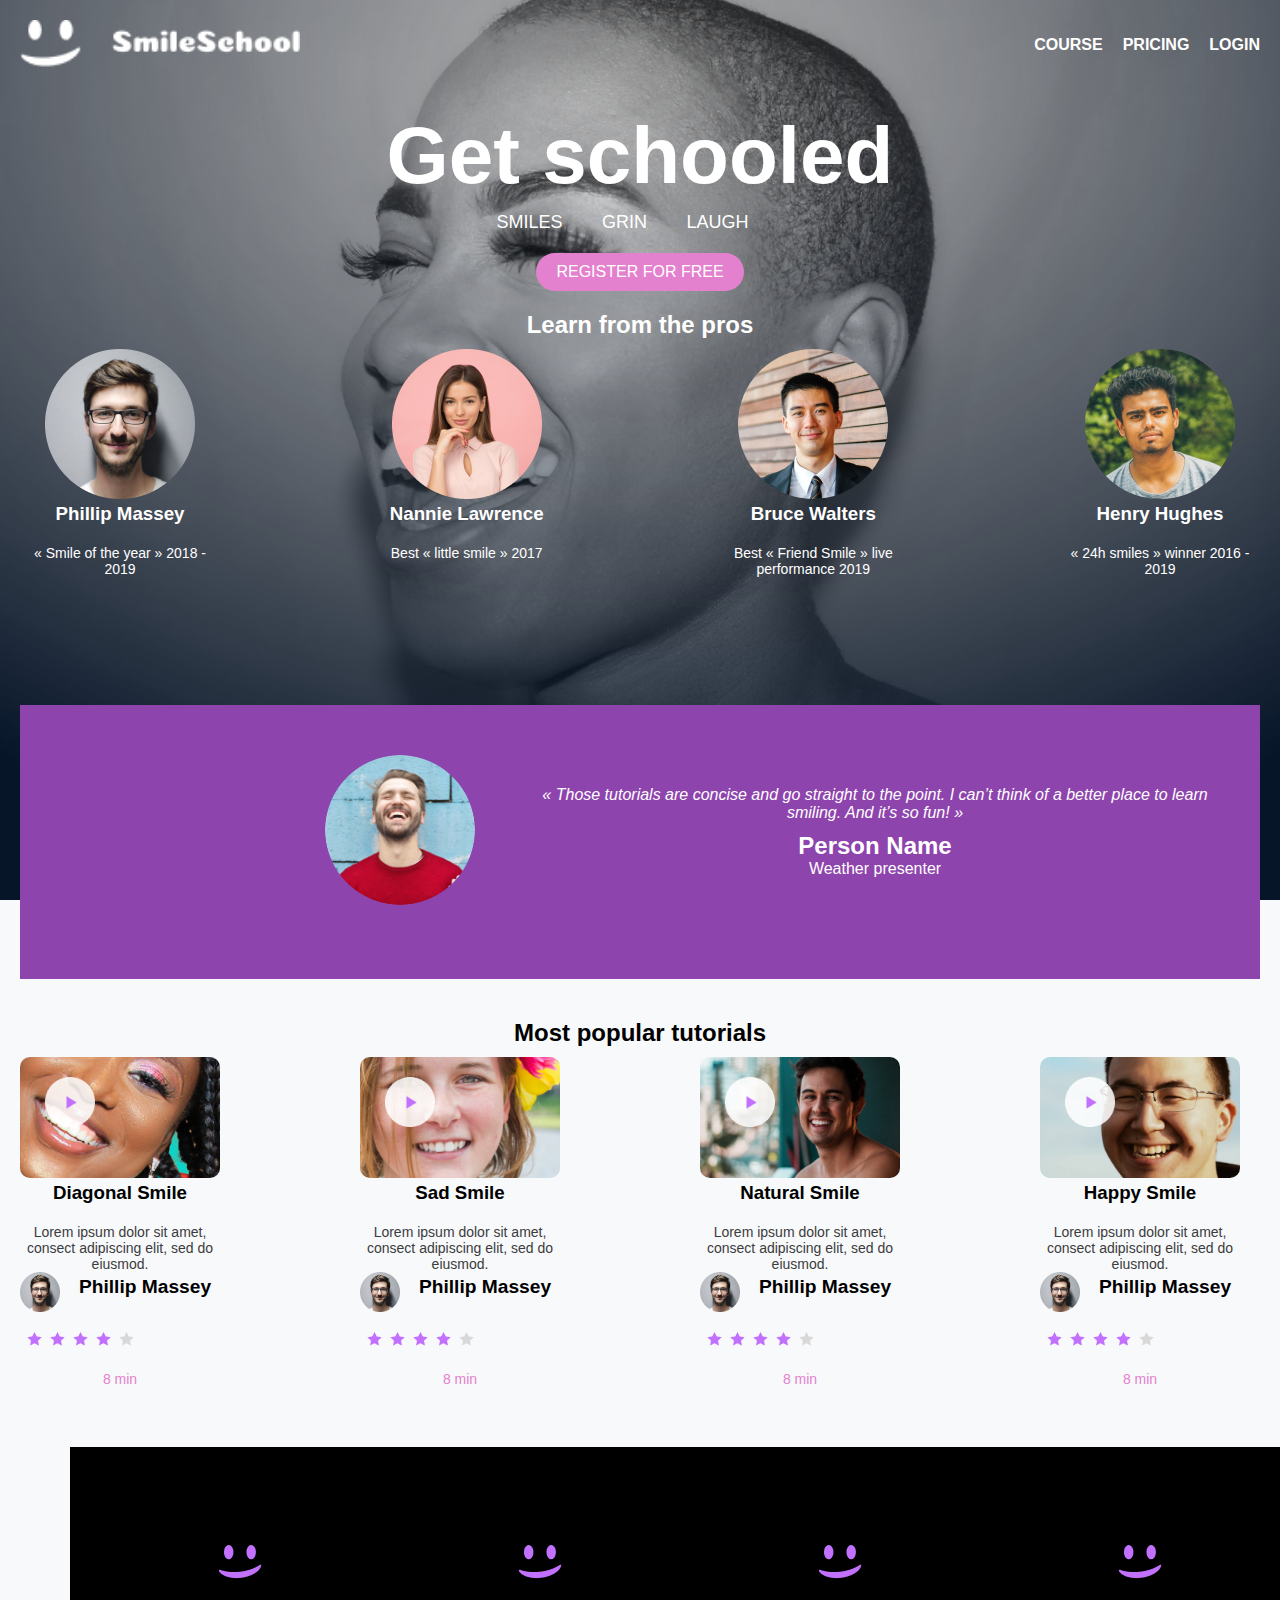
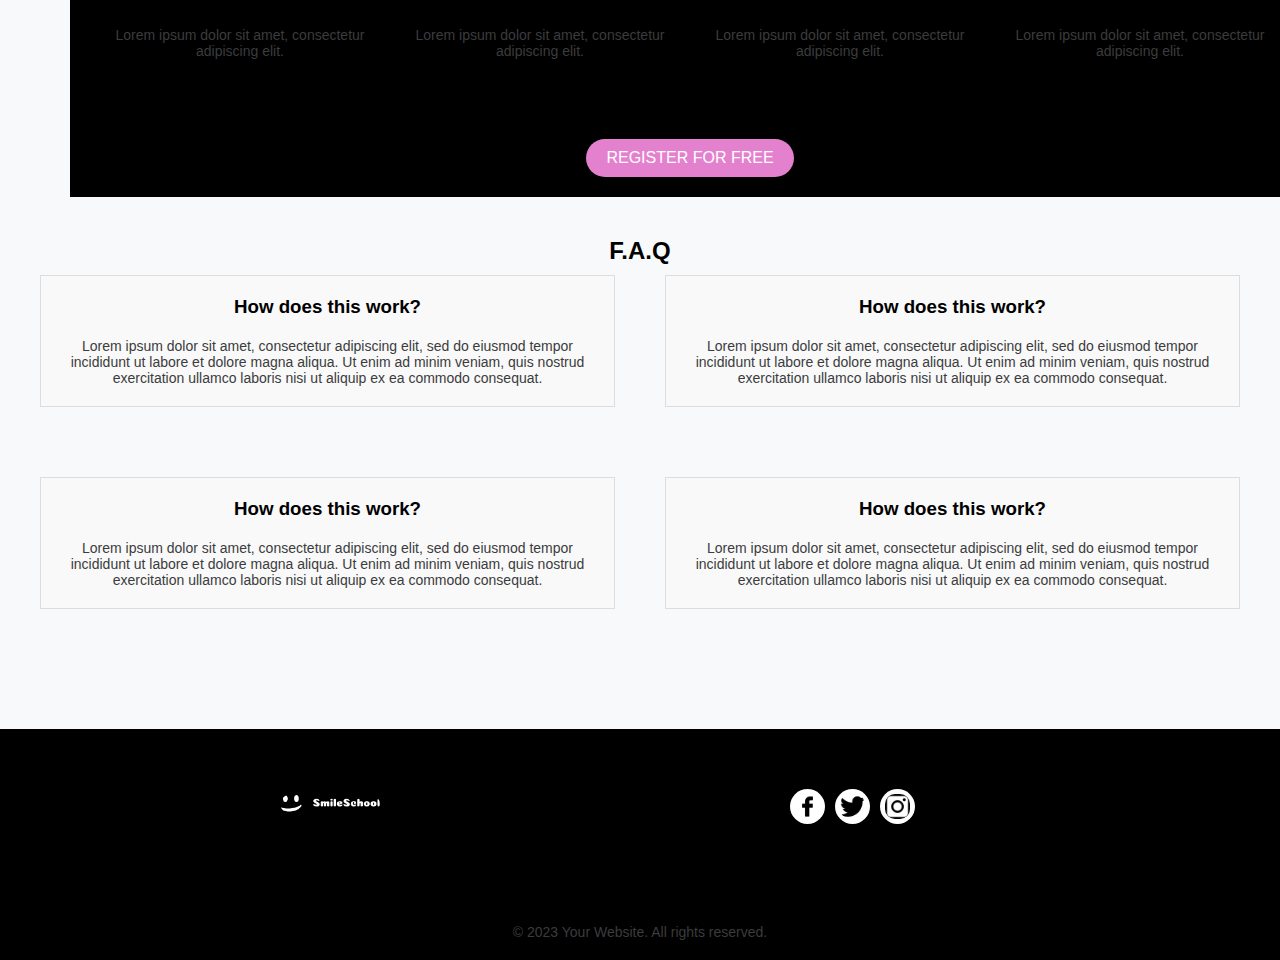
<file: css_advanced/index.html>
<!DOCTYPE html>
<html lang="en">
<head>
    <meta charset="UTF-8">
    <meta name="viewport" content="width=device-width, initial-scale=1.0">
    <title>Document</title>
    <link rel="stylesheet" href="styles.css">
</head>
<body>
    <header>
        <nav>
            <img src="./images/CSS Advanced/logo.png" alt="logo">
            <ul>
                <li><a href="#">COURSE</a></li>
                <li><a href="#">PRICING</a></li>
                <li><a href="#">LOGIN</a></li>
            </ul>
        </nav>
    </header>

    <main>
        <section>
            <div>
                <h1>Get schooled</h1>
                <span>SMILES</span>
                <span>GRIN</span>
                <span>LAUGH</span>
                <button>REGISTER FOR FREE</button>
            </div>
            <div>
                <h2 class="learn-from">Learn from the pros</h2>
                <div class="container">
                    <div>
                        <img src="./images/CSS Advanced/1.png" alt="">
                        <h3 class="mentor-phillip">Phillip Massey</h3>
                        <p class="mentor-phillip">« Smile of the year » 2018 - 2019</p>
                    </div>
                    <div>
                        <img src="./images/CSS Advanced/3.png" alt="">
                        <h3 class="mentor-phillip">Nannie Lawrence</h3>
                        <p class="mentor-phillip">Best « little smile » 2017</p>
                    </div>
                    <div>
                        <img src="./images/CSS Advanced/2.png" alt="">
                        <h3 class="mentor-phillip">Bruce Walters</h3>
                        <p  class="mentor-phillip">Best « Friend Smile » live performance 2019</p>
                    </div>
                    <div>
                        <img src="./images/CSS Advanced/4.png" alt="">
                        <h3 class="mentor-phillip">Henry Hughes</h3>
                        <p  class="mentor-phillip">« 24h smiles » winner 2016 - 2019</p>
                    </div>
                </div>
            </div>
        </section>

        <section class="testimonial-section">
            <div class="image-container">
                <img src="./images/CSS Advanced/5.png" alt="image">
            </div>
            <div class="text-container">
                <blockquote  class="mentor-phillip">« Those tutorials are concise and go straight to the point. I can’t think of a better place to learn smiling. And it’s so fun! »</blockquote>
                <h3 class="mentor-phillip">Person Name</h3>
                <p  class="mentor-phillip">Weather presenter</p>
            </div>
        </section>

        <section>
            <h2>Most popular tutorials</h2>
            <div class="video-container">
                <div class="video-item">
                    <img src="./images/CSS Advanced/9.png" alt="">
                    <div class="play-button">
                        <img src="./images/CSS Advanced/play.png" alt="Play">
                    </div>
                    <h3 class="video-title-diagonal">Diagonal Smile</h3>
                    <p>Lorem ipsum dolor sit amet, consect adipiscing elit, sed do eiusmod.</p>
                    <div class="user-info">
                        <div class="user">
                            <img src="./images/CSS Advanced/1.png" alt="">
                            <h4 class="user-name">Phillip Massey</h4>
                        </div>
                        <div class="rating">
                            <img src="./images/CSS Advanced/rating.png" alt="">
                        </div>
                        <p >8 min</p>
                    </div>
                </div>

                <div class="video-item">
                    <img src="./images/CSS Advanced/7.png" alt="">
                    <div class="play-button">
                        <img src="./images/CSS Advanced/play.png" alt="Play">
                    </div>
                    <h3 class="video-title-diagonal">Sad Smile</h3>
                    <p>Lorem ipsum dolor sit amet, consect adipiscing elit, sed do eiusmod.</p>
                    <div class="user-info">
                        <div class="user">
                            <img src="./images/CSS Advanced/1.png" alt="">
                            <h4 class="user-name">Phillip Massey</h4>
                        </div>
                        <div class="rating">
                            <img src="./images/CSS Advanced/rating.png" alt="">
                        </div>
                        <p >8 min</p>
                    </div>
                </div>

                <div class="video-item">
                    <img src="./images/CSS Advanced/8.png" alt="">
                    <div class="play-button">
                        <img src="./images/CSS Advanced/play.png" alt="Play">
                    </div>
                    <h3 class="video-title-diagonal">Natural Smile</h3>
                    <p>Lorem ipsum dolor sit amet, consect adipiscing elit, sed do eiusmod.</p>
                    <div class="user-info">
                        <div class="user">
                            <img src="./images/CSS Advanced/1.png" alt="">
                            <h4 class="user-name">Phillip Massey</h4>
                        </div>
                        <div class="rating">
                            <img src="./images/CSS Advanced/rating.png" alt="">
                        </div>
                        <p>8 min</p>
                    </div>
                </div>

                <div class="video-item">
                    <img src="./images/CSS Advanced/6.png" alt="">
                    <div class="play-button">
                        <img src="./images/CSS Advanced/play.png" alt="Play">
                    </div>
                    <h3 class="video-title-diagonal">Happy Smile</h3>
                    <p>Lorem ipsum dolor sit amet, consect adipiscing elit, sed do eiusmod.</p>
                    <div class="user-info">
                        <div class="user">
                            <img src="./images/CSS Advanced/1.png" alt="">
                            <h4 class="user-name">Phillip Massey</h4>
                        </div>
                        <div class="rating">
                            <img src="./images/CSS Advanced/rating.png" alt="">
                        </div>
                        <p>8 min</p>
                    </div>
                </div>
            </div>
        </section>

        <section class="membership-section">
            <h2>Free membership</h2>
            <div class="membership-container">
                <div class="membership-item">
                    <img src="./images/CSS Advanced/smile.png" alt="">
                    <h3 class="membership-title">Lorem Ipsum</h3>
                    <p>Lorem ipsum dolor sit amet, consectetur adipiscing elit.</p>
                </div>
                <div class="membership-item">
                    <img src="./images/CSS Advanced/smile.png" alt="">
                    <h3 class="membership-title">Lorem Ipsum</h3>
                    <p>Lorem ipsum dolor sit amet, consectetur adipiscing elit.</p>
                </div>
                <div class="membership-item">
                    <img src="./images/CSS Advanced/smile.png" alt="">
                    <h3 class="membership-title">Lorem Ipsum</h3>
                    <p>Lorem ipsum dolor sit amet, consectetur adipiscing elit.</p>
                </div>
                <div class="membership-item">
                    <img src="./images/CSS Advanced/smile.png" alt="">
                    <h3 class="membership-title">Lorem Ipsum</h3>
                    <p>Lorem ipsum dolor sit amet, consectetur adipiscing elit.</p>
                </div>
            </div>
            <button class="register-button">REGISTER FOR FREE</button>
        </section>
        

        <section class="faq-section">
            <h2>F.A.Q</h2>
            <div class="faq-container">
                <div class="faq-item">
                    <h3 class="faq-question">How does this work?</h3>
                    <p>Lorem ipsum dolor sit amet, consectetur adipiscing elit, sed do eiusmod tempor incididunt ut labore et dolore magna aliqua. Ut enim ad minim veniam, quis nostrud exercitation ullamco laboris nisi ut aliquip ex ea commodo consequat.</p>
                </div>
                <div class="faq-item">
                    <h3 class="faq-question">How does this work?</h3>
                    <p>Lorem ipsum dolor sit amet, consectetur adipiscing elit, sed do eiusmod tempor incididunt ut labore et dolore magna aliqua. Ut enim ad minim veniam, quis nostrud exercitation ullamco laboris nisi ut aliquip ex ea commodo consequat.</p>
                </div>
                <div class="faq-item">
                    <h3 class="faq-question">How does this work?</h3>
                    <p>Lorem ipsum dolor sit amet, consectetur adipiscing elit, sed do eiusmod tempor incididunt ut labore et dolore magna aliqua. Ut enim ad minim veniam, quis nostrud exercitation ullamco laboris nisi ut aliquip ex ea commodo consequat.</p>
                </div>
                <div class="faq-item">
                    <h3 class="faq-question">How does this work?</h3>
                    <p>Lorem ipsum dolor sit amet, consectetur adipiscing elit, sed do eiusmod tempor incididunt ut labore et dolore magna aliqua. Ut enim ad minim veniam, quis nostrud exercitation ullamco laboris nisi ut aliquip ex ea commodo consequat.</p>
                </div>
            </div>
        </section>
        
    </main>

    <footer>
        <section class="footer-content">
            <div class="footer-left">
                <img src="./images/CSS Advanced/logo.png" alt="logo" class="logo">
            </div>
            <div class="footer-right">
                <div class="social-icons">
                    <div class="icon-circle">
                        <img src="./images/CSS Advanced/facebook.png" alt="facebook">
                    </div>
                    <div class="icon-circle">
                        <img src="./images/CSS Advanced/twitter.png" alt="twitter">
                    </div>
                    <div class="icon-circle">
                        <img src="./images/CSS Advanced/instagram.png" alt="instagram">
                    </div>
                </div>
            </div>
        </section>
        <p>&copy; 2023 Your Website. All rights reserved.</p>
    </footer>
    
</body>
</html>
</file>
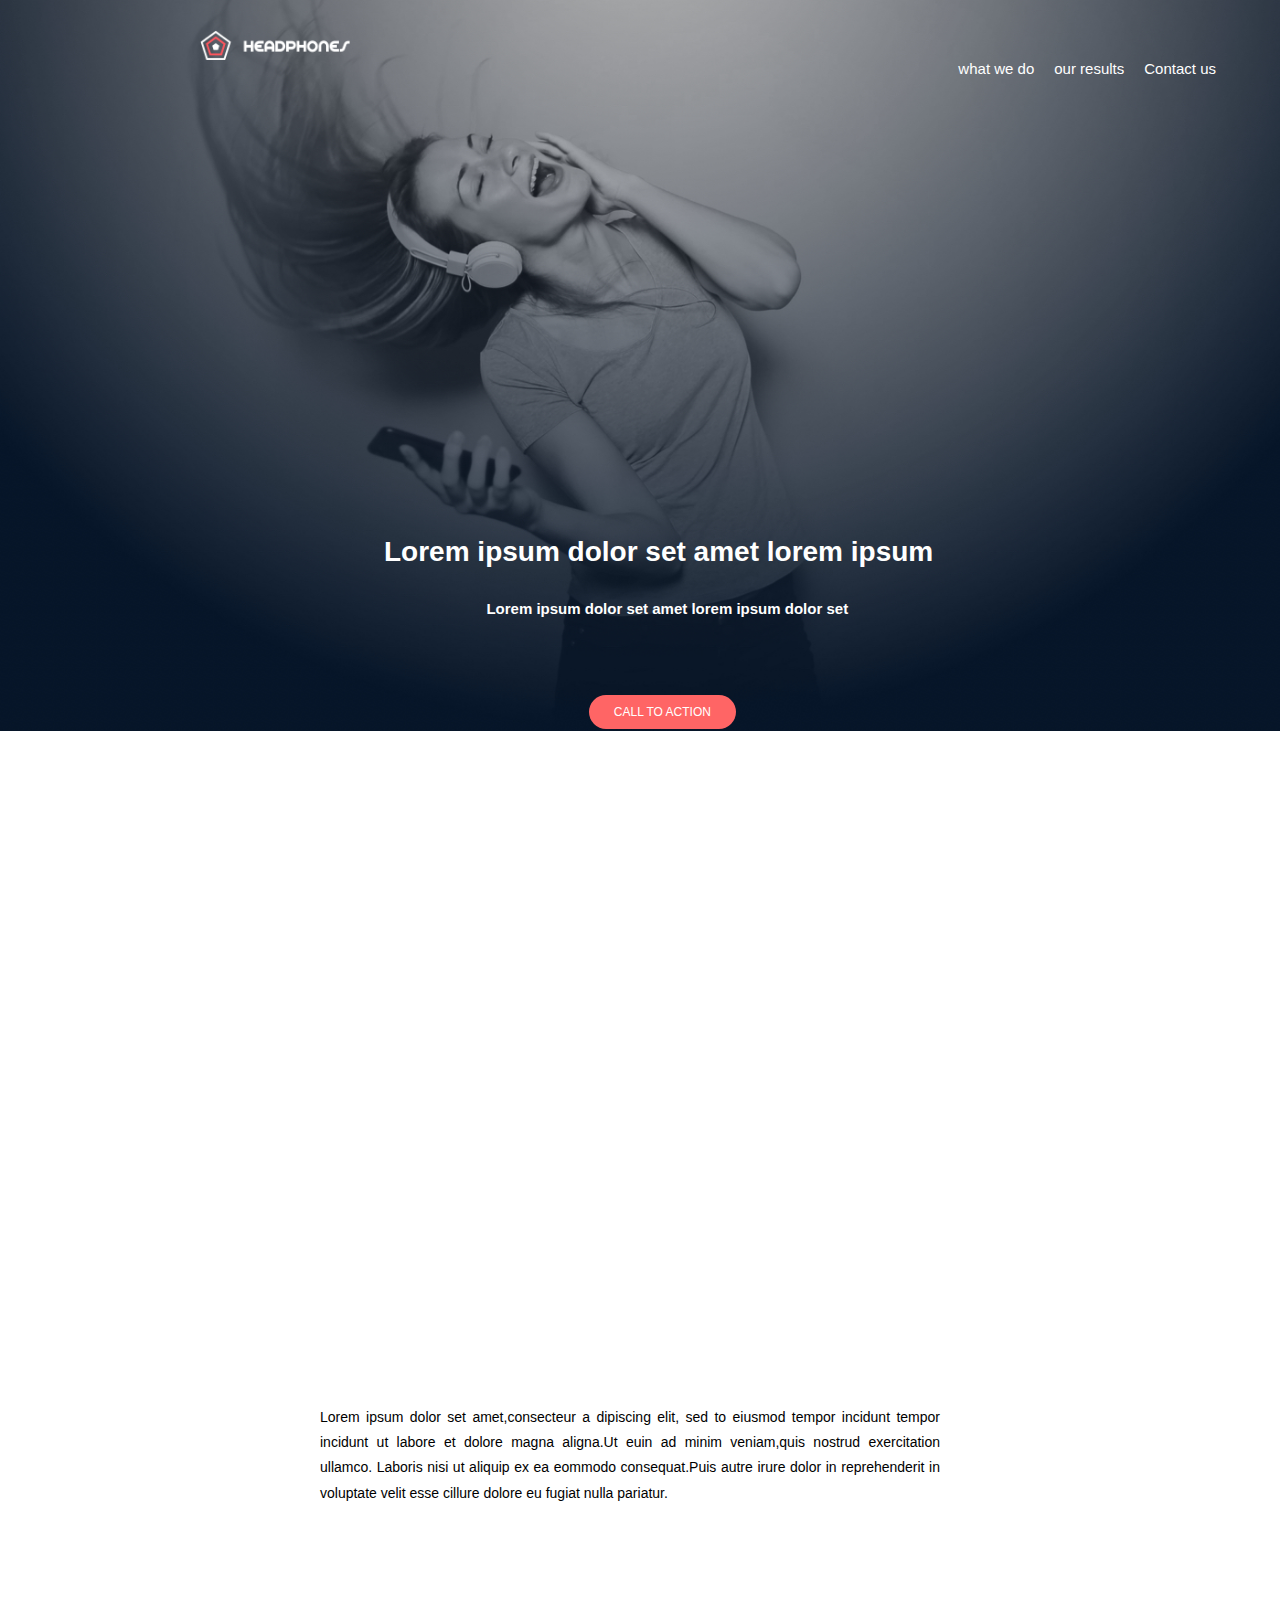
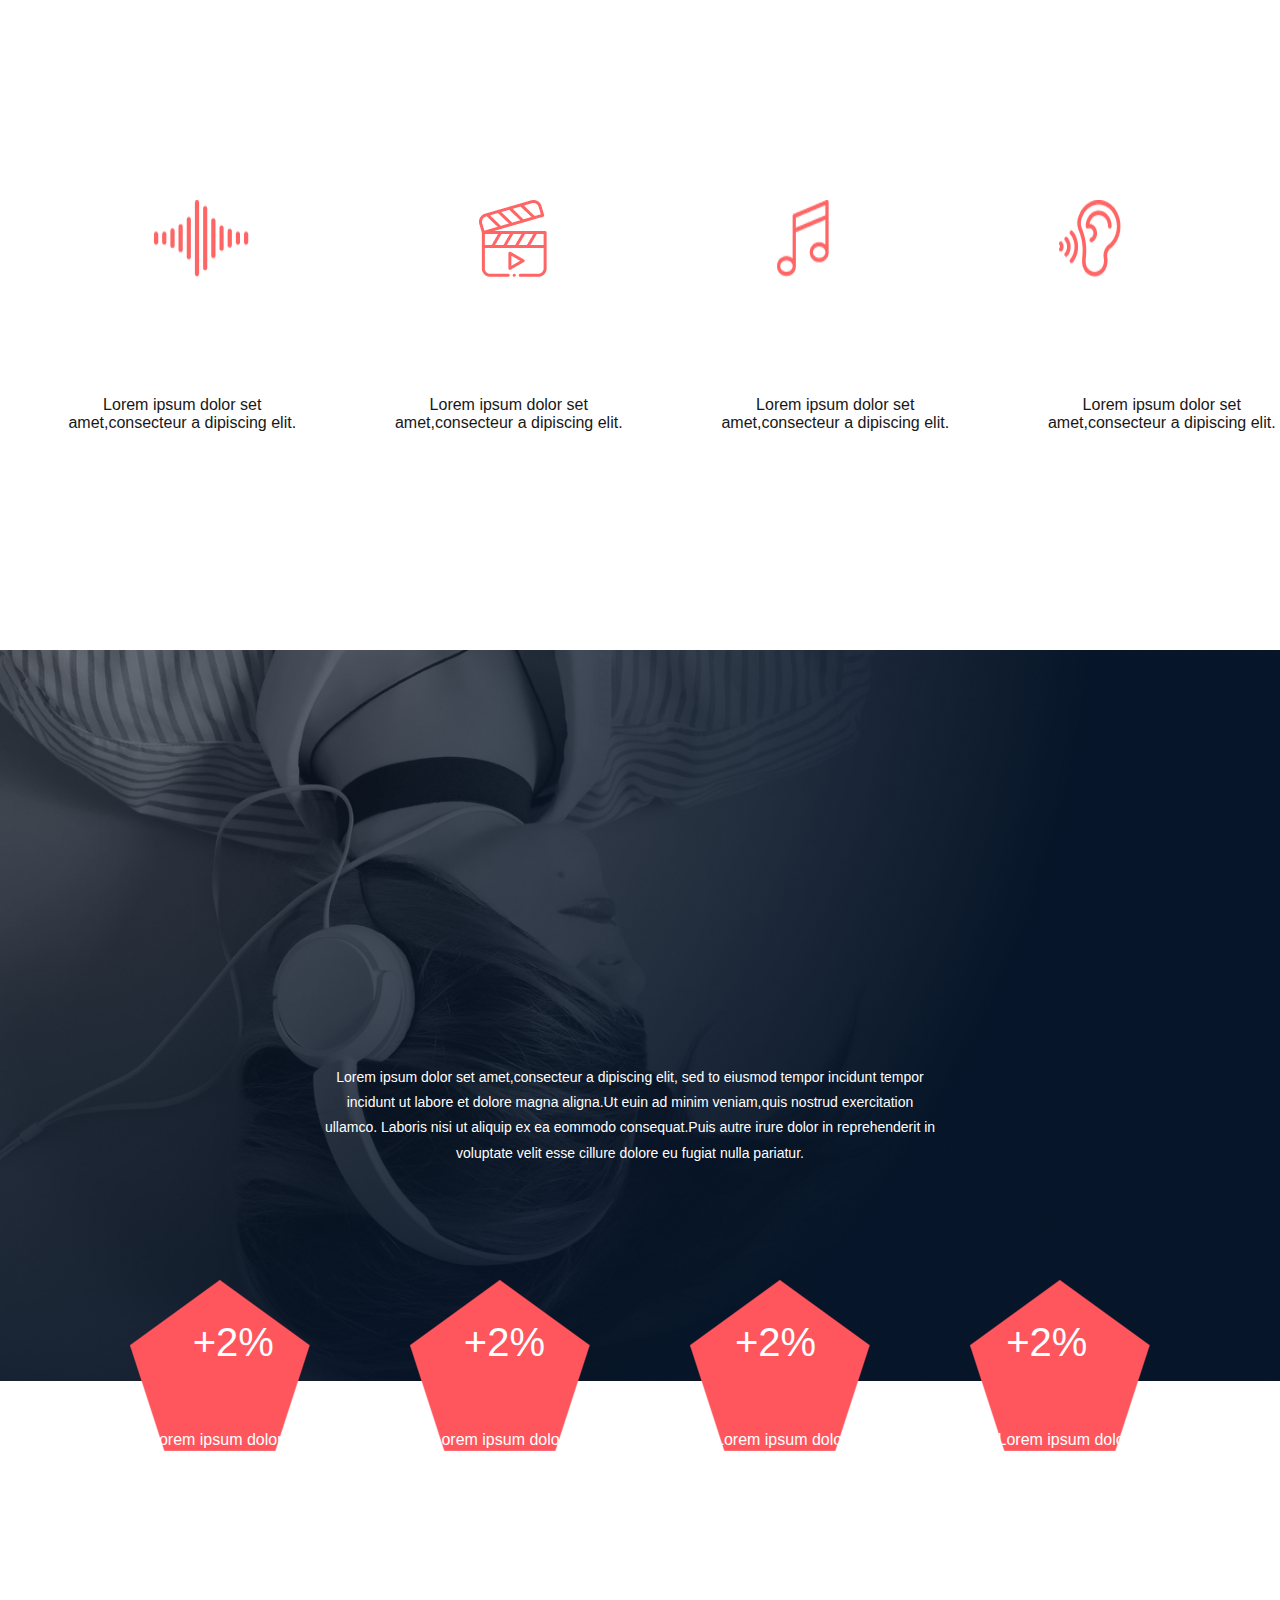
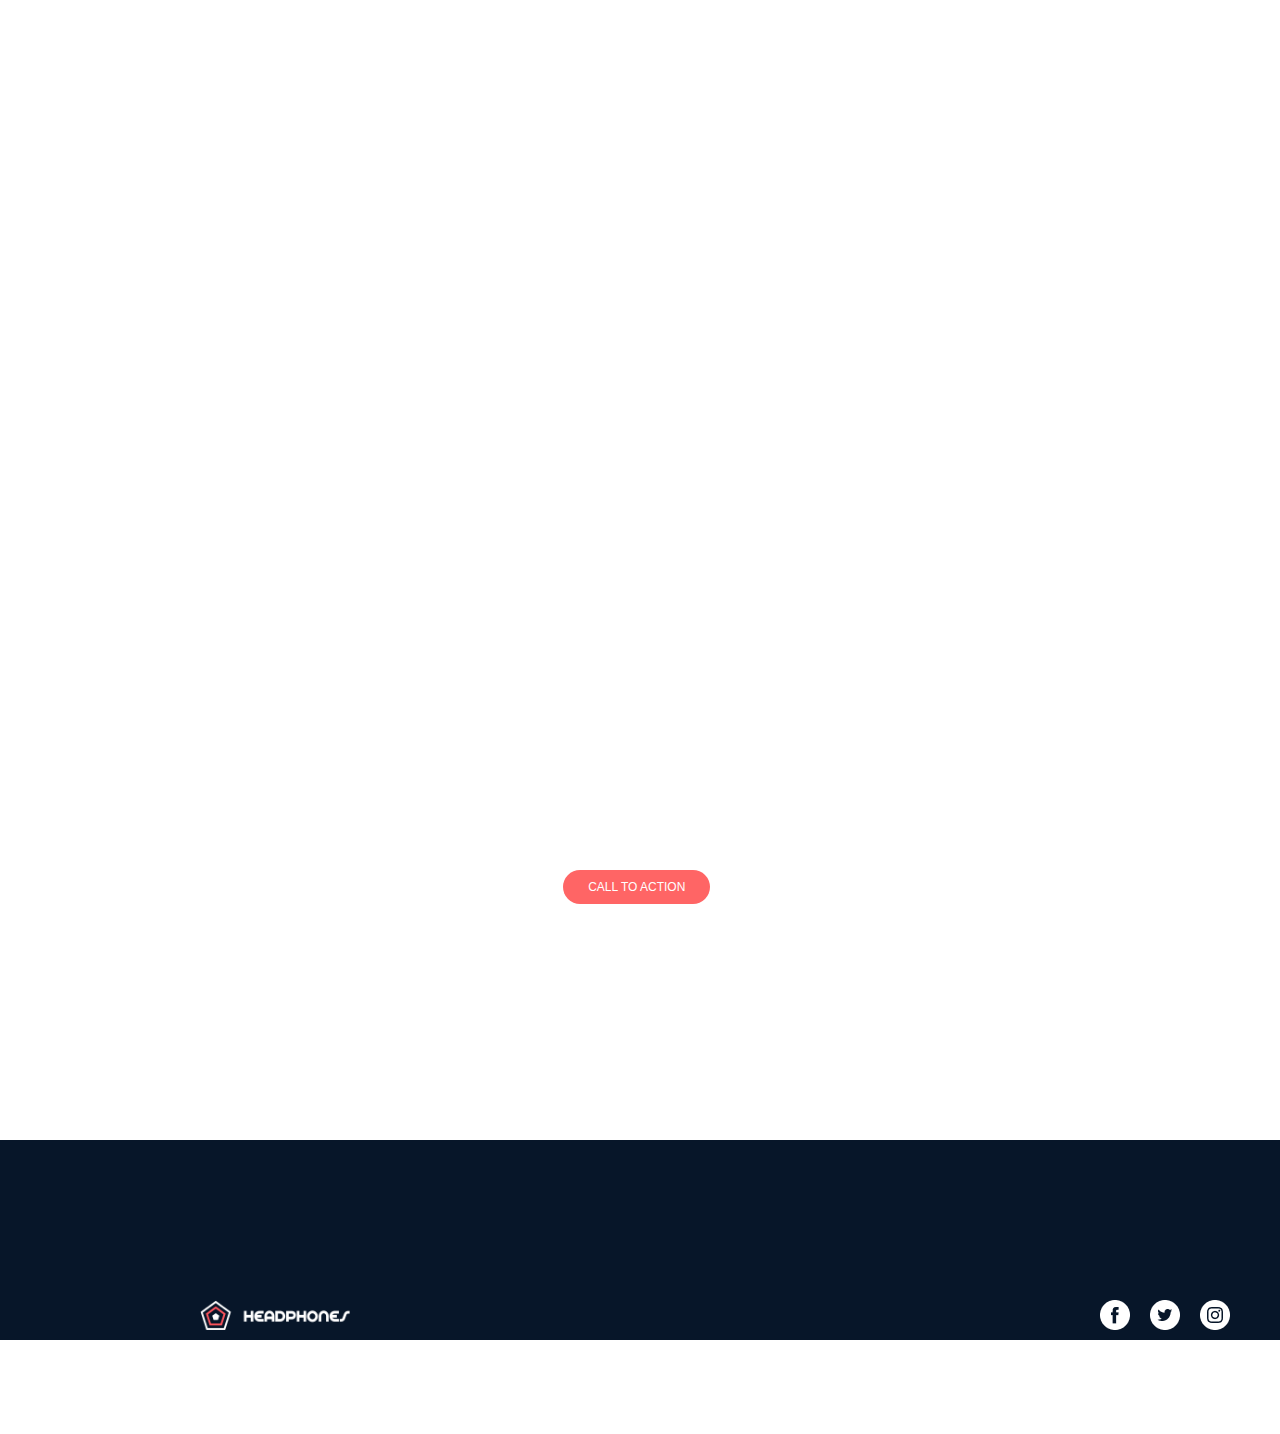
<file: headphones/0-index.html>
<!DOCTYPE html>
<html>
    <head>
        <meta name="viewport" content="width=device-width, initial-scale=1.0">
        <link rel="stylesheet" href="0-styles.css">
        <title>Headphones Web Page</title>

    </head>
    <body>
      <div class="background-image">
        <img src="images/headphones_hero_1.jpg" alt="Background-image">
      </div>
            <img src="images/logo_headphones.png"  class="logo">
                
                <div class="texte-head">
                    <div>
                        <p>what we do</p>
                    </div>
                    <div>
                        <p>our results</p>
                    </div>
                    <div>
                        <p>Contact us</p>
                    </div>
                </div>
            
      </div>
        <h2>Lorem ipsum dolor set amet lorem ipsum</h2>
        <h3>Lorem ipsum dolor set amet lorem ipsum dolor set</h3>
        <button>CALL TO ACTION</button>
        <p class="paragraphe">Lorem ipsum dolor set amet,consecteur a dipiscing elit, sed to eiusmod tempor incidunt tempor
            incidunt ut labore et dolore magna aligna.Ut euin ad minim veniam,quis nostrud exercitation ullamco.
            Laboris nisi ut aliquip ex ea eommodo consequat.Puis autre irure dolor in reprehenderit in voluptate velit
            esse cillure dolore eu fugiat nulla pariatur.
        </p>
        
         <p class="paragraphe1" >Lorem ipsum dolor set amet,consecteur a dipiscing elit, sed to eiusmod tempor incidunt tempor
            incidunt ut labore et dolore magna aligna.Ut euin ad minim veniam,quis nostrud exercitation ullamco.
            Laboris nisi ut aliquip ex ea eommodo consequat.Puis autre irure dolor in reprehenderit in voluptate velit
            esse cillure dolore eu fugiat nulla pariatur.</p>
        <div>
           
        </div>
       <div class="images">
        <img src="./images/Headphone company sound frequency.png">
        <img src="./images/Headphone company logo (1).png">
        <img src="./images/Headphone company logo.png">
        <img src="./images/Holberton Headphone Company.png">
       </div>
       <div class="short-paragraphe">
        <p> Lorem ipsum dolor set amet,consecteur a dipiscing elit.</p>
        <p> Lorem ipsum dolor set amet,consecteur a dipiscing elit.</p>
        <p> Lorem ipsum dolor set amet,consecteur a dipiscing elit.</p>
        <p> Lorem ipsum dolor set amet,consecteur a dipiscing elit.</p>
       </div>
       <img src="./images/headphones_hero_2.jpg" class="background-image1">
       <p class="paragraphe2" >Lorem ipsum dolor set amet,consecteur a dipiscing elit, sed to eiusmod tempor incidunt tempor
        incidunt ut labore et dolore magna aligna.Ut euin ad minim veniam,quis nostrud exercitation ullamco.
        Laboris nisi ut aliquip ex ea eommodo consequat.Puis autre irure dolor in reprehenderit in voluptate velit
        esse cillure dolore eu fugiat nulla pariatur.</p>
        <div class="pentagone">
           <img src="./images/pentagone (4).png">
           <img src="./images/pentagone (4).png">
           <img src="./images/pentagone (4).png"> 
           <img src="./images/pentagone (4).png">
        </div>
        <div class="titre">
            <p >+2%</p>
            <p >+2%</p>
            <p >+2%</p>
            <p >+2%</p>
        </div>
        <div class="paragraphe3">
           <p >Lorem ipsum dolor</p>
           <p >Lorem ipsum dolor</p>
           <p >Lorem ipsum dolor</p>
           <p >Lorem ipsum dolor</p>
        </div>
        <div class="container">
            <div class="ligne"></div>
            <div class="ligne"></div>
            <div class="ligne"></div>
        </div>
        <button class="button1">CALL TO ACTION</button>
        <div class="rectangle"></div>
        <img src="images/logo_headphones.png"  class="logo1">
        <div class="icone">
            <img src="./images/facebook.png">
            <img src="./images/twitter.png">
            <img src="./images/instagram.png">
        </div>
        <p class="copie">&copy;headphones2020</p>
    </body>
</html>
</file>
<file: headphones/0-styles.css>
/* Style du corps */
body {
    margin: 0;
    padding: 0;
    font-family: 'Arial', sans-serif;
    color: #181717;
    text-align: center; 
}
/* @media for desktop */
@media ( max-width:1280px) {

.background-image img {
    width: 100%;
    height: auto;
    display: block;
}

.logo {
    position: absolute;
    top: 30px;
    left: 200px;
    width: 150px;
}

.texte-head {
    position: absolute;
    top: 5%;
    right: 5%;
    font-size: 15px;
    color: #fff;
    display: flex;
    gap: 20px;
    cursor: pointer;
}

.texte-head div:hover p {
    color: #FF6565;
}

h2 {
    position:absolute;
    left:30%;
    top:57%;
    color: #fff;
    font-size: 28px;
}

h3 {
    position:absolute;
    top:65%;
    left:38%;
    color: #fff;
    font-size: 15px;
}

button {
    position:absolute;
    top:75%;
    left:46%;
    padding: 10px 25px;
    font-size: 12px;
    background-color: #FF6565;
    color: white;
    border: none;
    border-radius: 20px;
    cursor: pointer;
    margin-top: 20px;
}

.paragraphe {
    position:absolute;
    top:95%;
    left:25%;
    color: #fff;
    font-size: 14px;
    text-align: justify;
    width: 100%;
    max-width: 620px; 
    margin: 10px auto 0 auto;
    line-height: 1.8;
}

.paragraphe1 {
    position:absolute;
    top:155%;
    left:25%;
    color: black;
    font-size: 14px;
    text-align: justify;
    line-height: 1.8;
    max-width: 620px; 
    width: 100%;
    margin: 10px auto 0 auto;

}
.images{
    position:absolute;
    top:200%;
    display: flex;
    gap: 230px;
    justify-content: center;
    left:12%;
}
.short-paragraphe{
    position:absolute;
    top:220%;
    display: flex;
    gap: 90px;
    justify-content: center;
    left:5%;
    margin-bottom: 20px; 
}
.background-image1{
    position: absolute; 
    width: 100%; 
    height: auto; 
    top: 250%; 
    left:0%
}
.paragraphe2{
    position:absolute;
    top:295%;
    color:#fff;
    font-size: 14px;
    justify-content: center;
    line-height: 1.8;
    max-width: 620px; 
    width: 100%;
    margin: 10px auto 0 auto;
    left:25%;
}
.pentagone{
    position:absolute;
    top:320%;
    display: flex;
    gap: 100px;
    justify-content: center;
    left:0%;
    width: 100%; 
}
.titre{
    position:absolute;
    top:320%;
    display:flex;
    gap:190px;
    justify-content: center;
    left:0%;
    width: 100%; 
    color:#fff;
    font-size:40px;
}
.paragraphe3{
    position:absolute;
    top:335%;
    display:flex;
    gap:150px;
    justify-content: center;
    left:0%;
    width: 100%; 
    color:#fff;
}
.container {
    width: 100%; 
    display: flex;
    flex-direction: column; 
    align-items: center; 
    margin-top: 1600px; 
}

.ligne {
    width: 20%; 
    height: 1px; 
    background-color: rgb(169, 163, 163); 
    margin: 28px 0;
}
.button1 {
    position:absolute;
    top:450%;
    left:44%;
    padding: 10px 25px;
    font-size: 12px;
    background-color: #FF6565;
    color: white;
    border: none;
    border-radius: 20px;
    cursor: pointer;
    margin-top: 20px;
}
.rectangle {
    position:absolute;
    top:480%;
    width: 100%; 
    height: 200px; 
    background-color: #071629; 
    margin: 20px 0; 
}
.logo1{
    position: absolute;
    top:500%;
    left: 200px;
    width: 150px;
}
.icone{
    position: absolute;
    top:500%;
    left: 1100px;
    display:flex;
    gap:20px;
}
.copie{
    position:absolute;
    top:512%;
    left:600px;
    color:#fff;
    font-size: 12px;
}
   
}
@media (max-width:1024px){
    .background-image img {
        width: 90%;
        height: 500px;
        transform: scale(1.5);
    }
    
    
    .logo {
        position: absolute;
        top: 30px;
        left: 15px;
        width: 150px;
    }
    
    .texte-head {
        position: absolute;
        top: 5%;
        right: 5%;
        font-size: 15px;
        color: #fff;
        display: flex;
        gap: 20px;
        cursor: pointer;
    }
    
    .texte-head div:hover p {
        color: #FF6565;
    }
    
    h2 {
        position:absolute;
        left:20%;
        top:38%;
        color: #fff;
        font-size: 22px;
    }
    
    h3 {
        position:absolute;
        top:44%;
        left:28%;
        color: #fff;
        font-size: 13px;
    }
    
    button {
        position:absolute;
        top:54%;
        left: 42%;
        padding: 10px 22px;
        font-size: 10px;
        background-color: #FF6565;
        color: white;
        border: none;
        border-radius: 20px;
        cursor: pointer;
        margin-top: 20px;
    }
    
    .paragraphe {
        position:absolute;
        top:74%;
        left:17%;
        color: #fff;
        font-size: 14px;
        text-align: justify;
        width: 100%;
        max-width: 530px; 
        margin: 10px auto 0 auto;
        line-height: 1.8;
    }
    
    .paragraphe1 {
        position:absolute;
        top:140%;
        left:17%;
        color: black;
        font-size: 14px;
        text-align: justify;
        line-height: 1.8;
        max-width: 530px; 
        width: 100%;
        margin: 10px auto 0 auto;
    
    }
    .images{
        position: absolute;
        top: 190%;
        display: flex;
        flex-wrap: wrap;
        gap: 180px; 
        justify-content: center;
        left: 25px;
        width: 100%;
    }
    .images img {
        width: 120px; 
        height: 120px; 
    }
    .short-paragraphe{
        font-size: 16px; 
        top: 220%;
        color: #333; 
        left:10%;
        justify-content: center;
        display: grid; 
        grid-template-columns: repeat(2, 1fr); 
        gap: 170px; 
        }
    
    
    .background-image1{
        position: absolute; 
        width: 100%; 
        height: 100%; 
        top: 330%; 
        left:0%;
        transform: scale(1.5);
    }
    .paragraphe2{
        position:absolute;
        top:335%;
        color:#fff;
        font-size: 14px;
        justify-content: center;
        line-height: 1.8;
        max-width: 500px; 
        width: 100%;
        margin: 10px auto 0 auto;
        left:20%;
    }
    .pentagone{
        position:absolute;
        top:360%;
        display: flex;
        flex-wrap: wrap;
        gap: 100px;
        justify-content: center;
        left:3%;
        width: 100%; 
    }
    .titre{
        position:absolute;
        top:362%;
        gap:10px 0px;
        display: grid; 
        grid-template-columns: repeat(2, 1fr); 
        justify-content: center;
        height:90%;
        left:10px;
        color:#fff;
        font-size:40px;
    }
    .paragraphe3{
        position:absolute;
        top:380%;
        display: grid; 
        grid-template-columns: repeat(2, 1fr); 
        gap:10% ;
        align-items: center; 
        justify-content: center;
        height:350px;
        left:10%;
        width: 80%; 
        color:#fff;
    }
    .container {
        width:100%;
        display: flex;
        flex-direction: column; /* Aligne les éléments verticalement */
        align-items: center; /* Centrer les lignes si nécessaire */
        margin-top: 2200px; /* Décale tout le conteneur vers le bas */
    }
    
    .ligne {
        width: 40%; /* Largeur de chaque ligne (ajustable) */
        height: 1px; /* Épaisseur des lignes */
        background-color: rgb(169, 163, 163); /* Couleur des lignes */
        margin: 28px 0; /* Espace entre chaque ligne */
    }
    .button1 {
        position:absolute;
        top:540%;
        left:40%;
        padding: 10px 20px;
        font-size: 12px;
        background-color: #FF6565;
        color: white;
        border: none;
        border-radius: 20px;
        cursor: pointer;
        margin-top: 20px;
    }
    .rectangle {
        position:absolute;
        top:580%;
        width: 100%; /* Prend toute la largeur de la page */
        height: 250px; /* Ajuste la hauteur selon tes besoins */
        background-color: #071629; /* Couleur noire */
        margin: 20px 0; /* Espace au-dessus et en-dessous, facultatif */
    }
    .logo1{
        position: absolute;
        top:595%;
        left: 80px;
        width: 150px;
    }
    .icone{
        position: absolute;
        top:595%;
        left: 500px;
        display:flex;
        gap:20px;
    }
    .copie{
        position:absolute;
        top:620%;
        left:300px;
        color:#fff;
        font-size: 12px;
    } 
}
@media (max-width:480px){
    .background-image img {
        width: 270%;
        height: 1300px;
        display: block;
    }
    
    .logo {
        position: absolute;
        top: 40px;
        left: 100px;
        width: 280px;
    }
    
    .texte-head {
        position: absolute;
        top: 4%;
        right:-700px;
        font-size: 30px;
        color: #fff;
        display: flex;
        gap: 20px;
        cursor: pointer;
    }
    
    .texte-head div:hover p {
        color: #FF6565;
    }
    
    h2 {
        position:absolute;
        right:-700px;
        top:100%;
        color: #fff;
        font-size: 50px;
    }
    
    h3 {
        position:absolute;
        top:112%;
        right:-600px;
        color: #fff;
        font-size: 30px;
    }
    
    button {
        position:absolute;
        top:140%;
        right:-400px;
        left:400px;
       justify-content: center;
        padding: 10px 55px;
        font-size: 24px;
        display: flex;
        background-color: #FF6565;
        color: white;
        border: none;
        border-radius: 20px;
        cursor: pointer;
        margin-top: 30px;
    }
    
    .paragraphe {
        position:absolute;
        top:178%;
        left:70%;
        color: #fff;
        font-size: 28px;
        text-align: justify;
        width: 200%;
        max-width: 800px; 
        margin: 10px auto 0 auto;
        line-height: 1.8;
    }
    
    .paragraphe1 {
        position:absolute;
        top:290%;
        left:70%;
        color: black;
        font-size: 28px;
        text-align: justify;
        line-height: 1.8;
        max-width: 800px; 
        width: 200%;
        margin: 10px auto 0 auto;
    
    }
    .images{
        position:absolute;
        top:380%;
        display: flex;
        gap: 230px;
        justify-content: center;
        left:90%;
    }
    .short-paragraphe{
        position:absolute;
        top:400%;
        display: flex;
        flex-wrap: wrap;
        gap: 270px;
        justify-content: center;
        left:130%;
        margin-bottom: 10px; 
    }
    .background-image1{
        position: absolute; 
        width: 270%; 
        height: 350%; 
        top: 700%; 
        left:0%
    }
    .paragraphe2{
        position:absolute;
        top:680%;
        color:#fff;
        font-size: 28px;
        justify-content: center;
        line-height: 1.8;
        max-width: 680px; 
        width: 200%;
        margin: 10px auto 0 auto;
        left:55%;
    }
    .pentagone{
        position:absolute;
        top:770%;
        display: flex;
        gap: 200px;
        justify-content: center;
        left:90%;
        width: 100%; 
        height:300%;
    }
    .titre{
        position:absolute;
        top:770%;
        display:flex;
        flex-wrap: wrap;
        gap:480px;
        justify-content: center;
        left:110%;
        width: 50%; 
        color:#fff;
        font-size:40px;
    }
    .paragraphe3{
        position:absolute;
        top:810%;
        display:flex;
        flex-wrap: wrap;
        gap:500px;
        justify-content: center;
        left:90%;
        width: 100%; 
        color:#fff;
    }
    .container {
        position:absolute;
        top:1000%;
        left:100%;
        width: 100%; /* S'assure que le conteneur prend toute la largeur */
        display: flex;
        flex-direction: column; /* Aligne les éléments verticalement */
        align-items: center; /* Centrer les lignes si nécessaire */
        margin-top: 1600px; /* Décale tout le conteneur vers le bas */
    }
    
    .ligne {
        width: 120%; /* Largeur de chaque ligne (ajustable) */
        height: 1px; /* Épaisseur des lignes */
        background-color: rgb(169, 163, 163); /* Couleur des lignes */
        margin: 28px 0; /* Espace entre chaque ligne */
    }
    .button1 {
        position:absolute;
        top:1300%;
        left:100%;
        padding: 10px 25px;
        font-size: 12px;
        background-color: #FF6565;
        color: white;
        border: none;
        border-radius: 20px;
        cursor: pointer;
        margin-top: 20px;
    }
    .rectangle {
        position:absolute;
        top:1380%;
        width: 360%; /* Prend toute la largeur de la page */
        height: 350px; /* Ajuste la hauteur selon tes besoins */
        background-color: #071629; /* Couleur noire */
        margin: 20px 0; /* Espace au-dessus et en-dessous, facultatif */
    }
    .logo1{
        position: absolute;
        top:1390%;
        left: 200px;
        width: 220px;
    }
    .icone{
        position: absolute;
        top:1395%;
        left: 1000px;
        display:flex;
        gap:20px;
        width:220px;
    }
    .copie{
        position:absolute;
        top:1425%;
        left:590px;
        color:#fff;
        font-size: 22px;
    }
}
</file>
<file: css_advanced/styles.css>
/* styles.css */

/* Reset des styles par défaut */
* {
    margin: 0;
    padding: 0;
    box-sizing: border-box;
}

html, body {
    height: 100%;
    margin: 0; 
    padding: 0;
    width: 100%;
}

body {
    font-family: 'Source Sans Pro', sans-serif;
    background-color: #f8f9fa;
    color: #333;
    font-family: 'Source Sans Pro', sans-serif;
    background-image: url('./images/CSS Advanced/Object.png');
    background-size:  cover;
    background-position: center; 
    background-repeat: no-repeat;
    position: relative; 
    height: 100vh;
    width: 100%;
    min-height: 100vh;
}
section, div {
    margin: 0; 
    padding: 0; 
    width: 100%; 
}
header {
    padding: 20px;
}

nav {
    display: flex;
    justify-content: space-between;
    align-items: center;
}

nav img {
    height: 50px;
}

nav ul {
    list-style-type: none;
    display: flex;
}

nav ul li {
    margin-left: 20px;
}

nav a {
    color: white;
    text-decoration: none;
    font-weight: bold;
}

/* Styles du main */
main {
    padding: 20px;
}

section {
    margin-bottom: 40px;
    text-align: center; 
    width: 100%;
}

h1, h2, h3, h4 {
    margin-bottom: 10px;
    color:white;
    text-align: center; 
    width: 100%;
}

h1 {
    font-size: 5em;
}

h2 {
    font-size: 1.5em;
    margin-top: 20px;
    color:black;
}
.learn-from{
    color:white;
}

.mentor-phillip{
color:white;
}
.video-title-diagonal{
    color:black;
}

h4 {
    font-size: 1.2em;
    color:black;
}
h3 {
    color:black;
}
p {
    color:#3b3c3d;
}

/* Styles pour les boutons */
button {
    background-color: rgb(228, 129, 206);
    color: white;
    border: none;
    border-radius: 25px;
    margin-top: 10px;
    display: block; /* Le bouton occupe une ligne complète */
    margin: 20px auto 0; /* Centre le bouton et ajoute un espace par rapport aux spans */
    padding: 10px 20px; /* Ajuste le rembourrage du bouton */
    font-size: 16px;
    cursor: pointer;
}

button:hover {
    background-color: rgb(228, 129, 206);
}

/* Styles des sections */
div {
    margin-bottom: 20px;
    text-align: center;
}

/* Styles pour les images */
img {
    max-width: 100%;
    height: auto;
    border-radius: 10px;
}

/* Styles du footer */
footer {
    background-color: black;
    color: white;
    padding: 20px;
}



.footer-content {
    display: flex;
    justify-content: space-between; /* Répartit la place entre le logo et les icônes */
    align-items: center;
}

.footer-left .logo {
    max-width: 100px; /* Ajuster la taille du logo */
}

.footer-right {
    display: flex;
    justify-content: flex-end; /* Positionner les icônes à droite */
}

.social-icons {
    display: flex;
    gap: 10px; /* Espacement entre les icônes */
}

.icon-circle {
    width: 35px;
    height: 35px;
    background-color: #fff; /* Cercle blanc */
    border-radius: 50%;
    display: flex;
    justify-content: center;
    align-items: center;
    margin-top: 40px;
    margin-left: 150px;
    margin-right: -150px;
}

.icon-circle img {
    width: 25px; /* Taille des icônes */
    height: 25px;
}

p {
    text-align: center;
    margin-top: 20px;
    font-size: 14px;
}

.video-container {
    display: flex;
    justify-content: space-between;
    flex-wrap: nowrap;
    margin: 0;
    padding: 0;
    overflow-x: auto;
}

.video-item {
    flex: 0 0 auto;
    margin-right: 20px;
    width: 200px; /* Ajustez selon vos besoins */
    position: relative; /* Nécessaire pour positionner l'icône de lecture */
    box-sizing: border-box;
}

.video-thumbnail {
    width: 100%; /* S'assurer que l'image de la vidéo prend toute la largeur */
    height: auto; /* Conserver le ratio d'aspect */
}


.play-button {
    position: absolute; /* Positionnement absolu par rapport à .video-item */
    top: 50%; /* Positionner au milieu verticalement */
    left: 50%; /* Positionner au milieu horizontalement */
    transform: translate(-50%, -50%); /* Centrer complètement l'icône */
}

.play-button img {
    width: 50px; /* Ajustez la taille de l'icône de lecture selon vos besoins */
    height: auto; /* Conserver le ratio d'aspect */
}



.play-button {
    position: absolute; /* Positionne le logo de lecture par rapport à la div parente */
    top: 15%; /* Centre verticalement */
    left: 25%; /* Centre horizontalement */
    transform: translate(-50%, -50%); /* Ajuste la position pour un vrai centrage */
    font-size: 2rem; /* Ajuste la taille du logo, vous pouvez modifier cette valeur */
    color: rgb(228, 129, 206); /* Change la couleur du logo, ajustez selon vos préférences */
    pointer-events: none; /* Empêche les événements de clic sur le logo, pour éviter d'interférer avec les clics sur l'image */
}
.user {
    display: flex; /* Pour aligner les éléments horizontalement */
    align-items: center; /* Pour centrer verticalement les éléments */
}

.user img {
    width: 40px; /* Ajustez la taille selon vos besoins */
    height: auto; /* Pour garder les proportions de l'image */
    margin-right: 10px; /* Espace entre l'image et le nom */
}
video-container p {
    color: black; /* Couleur pour tous les paragraphes */
}

/* Cible spécifiquement les paragraphes avec "8 min" */
.video-container .user-info p {
    color: inherit; /* Rétablit la couleur héritée pour le texte "8 min" */
}
.video-container .user-info p {
    color:  rgb(228, 129, 206); /* Changez 'red' par la couleur de votre choix */
}
.video-container .user-info .rating {
    margin-right: 20px; /* Espace entre l'image de rating et le texte */
}
.video-container .user-info {
    display:inline;
    align-items: center; /* Aligne verticalement les éléments au centre */
}
.rating{
    margin-left: -40px;
}

span {
    display: inline-block; /* Met les spans en ligne, comme prévu */
    margin-right: 35px;
    font-size: 18px;
    color:white;
}
/* Pour aligner les div côte à côte */
.container {
    display: flex; /* Active la disposition en flexbox */
    justify-content: space-between; /* Espacement entre les éléments */
    align-items: flex-start; /* Aligne les éléments en haut */
    flex-wrap: wrap; /* Pour permettre aux éléments de revenir à la ligne s'il n'y a pas assez de place */
    gap: 20px; /* Espace entre chaque div */
}

.container > div {
    flex: 1; 
    max-width: 200px; 
    text-align: center; 
}

.container img {
    max-width: 100%; 
    height: auto;
}
.container div:nth-child(3) img {
    border-radius: 50%; 
    width: 150px; 
    height: 150px; 
    object-fit: cover; 
}
/* Section styling */
.testimonial-section {
    background-color: #8e44ad;
    display: flex; 
    align-items: center; 
    justify-content: center; 
    padding: 50px; 
    margin-top: 108px;
    margin-left: 10; 
    margin-right: 0; 
}

/* Image styling */
.testimonial-section .image-container img {
    width: 150px;
    height: 150px; 
    border-radius: 50%; 
    object-fit: cover; 
    margin-right: 10px;
}

/* Text styling */
.testimonial-section .text-container {
    color: white; /* White text color */
    margin-left:-200px;
}

.testimonial-section blockquote {
    font-style: italic;
    margin-bottom: 10px;
}

.testimonial-section h3 {
    margin: 0;
    font-size: 1.5em;
}

.testimonial-section p {
    margin: 0;
    font-size: 1em;
}
.membership-section {
    background-color: black;
    padding: 20px; /* Garde l'espace interne */
    text-align: center; /* Centre le contenu */
    width: 100%; /* Prend toute la largeur */
    position: relative; /* Permet de gérer le positionnement */
    left: 50px; /* Commence à la gauche de la page */
    right: 100px; /* S'assure qu'il s'étend jusqu'à la droite de la page */
    margin: 0; /* Enlève les marges externes */
}

.membership-section h2 {
    margin-bottom: 20px; /* Espace en dessous du titre */
}

.membership-container {
    display: inline-flex; /* Aligne les divs côte à côte */
    justify-content: center; /* Centre les éléments horizontalement */
     /* Permet aux éléments de passer à la ligne si nécessaire */
}

.membership-item {
    margin: 10px; /* Espace entre les éléments */
    text-align: center; /* Centre le contenu de chaque item */
}

.register-button {
    margin-top: 50px; /* Espace au-dessus du bouton */
    padding: 10px 20px; /* Padding pour le bouton */
}
.faq-section {
    text-align: center; /* Centre le texte du titre */
    padding: 20px;
}

.faq-container {
    display: flex;
    flex-wrap: wrap; /* Permet de passer à la ligne pour les petits écrans */
    justify-content: space-between; /* Espace les éléments uniformément */
    gap: 50px; /* Espace entre les divs */
}

.faq-item {
    flex: 1 1 45%; /* Chaque div occupe environ 45% de la largeur pour être côte à côte */
    padding: 20px;
    box-sizing: border-box; /* S'assure que padding ne déborde pas */
    background-color: #f9f9f9;
    border: 1px solid #ddd;
}

.faq-item h3 {
    margin-top: 0;
}

@media (max-width: 768px) {
    .faq-item {
        flex: 1 1 100%; /* Sur les petits écrans, chaque div prendra toute la largeur */
    }
}
</file>
